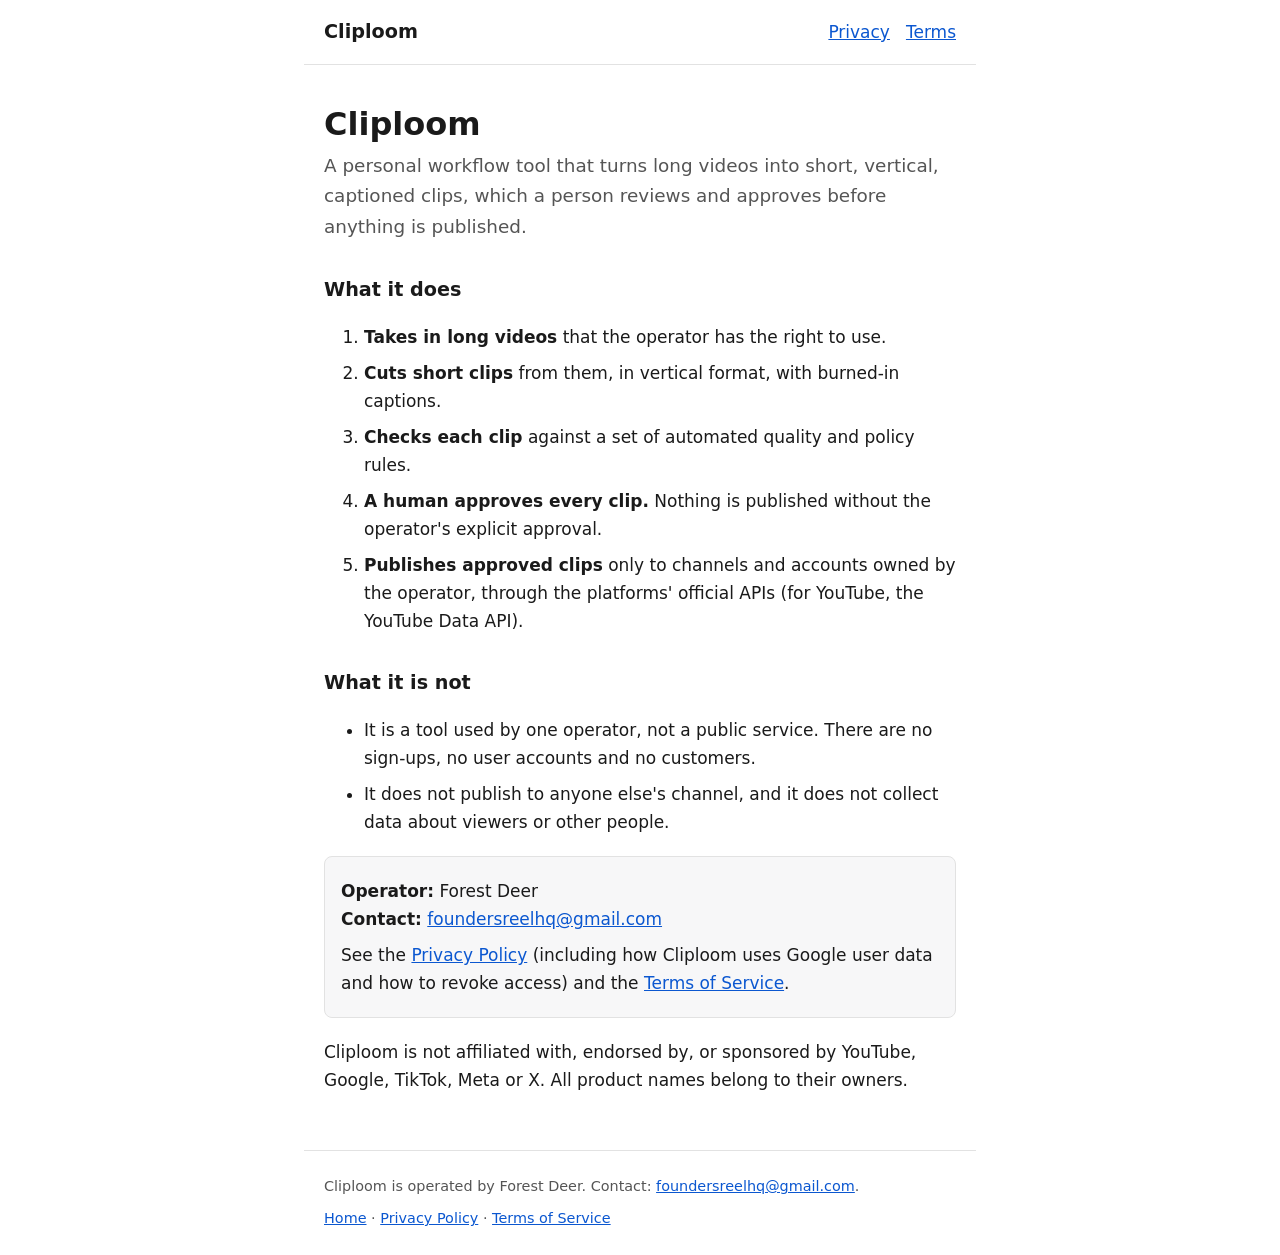
<file: index.html>
<!doctype html>
<html lang="en">
<head>
<meta charset="utf-8">
<meta name="viewport" content="width=device-width,initial-scale=1">
<title>Cliploom</title>
<meta name="description" content="Cliploom is a single-operator workflow tool that turns long videos into short captioned clips, approved by a human before publishing to the operator's own channels.">
<link rel="stylesheet" href="/style.css">
</head>
<body>
<header><a class="brand" href="/">Cliploom</a><nav><a href="/privacy.html">Privacy</a><a href="/terms.html">Terms</a></nav></header>
<main>
<h1>Cliploom</h1>
<p class="lead">A personal workflow tool that turns long videos into short, vertical, captioned clips, which a person reviews and approves before anything is published.</p>

<h2>What it does</h2>
<ol>
<li><strong>Takes in long videos</strong> that the operator has the right to use.</li>
<li><strong>Cuts short clips</strong> from them, in vertical format, with burned-in captions.</li>
<li><strong>Checks each clip</strong> against a set of automated quality and policy rules.</li>
<li><strong>A human approves every clip.</strong> Nothing is published without the operator's explicit approval.</li>
<li><strong>Publishes approved clips</strong> only to channels and accounts owned by the operator, through the platforms' official APIs (for YouTube, the YouTube Data API).</li>
</ol>

<h2>What it is not</h2>
<ul>
<li>It is a tool used by one operator, not a public service. There are no sign-ups, no user accounts and no customers.</li>
<li>It does not publish to anyone else's channel, and it does not collect data about viewers or other people.</li>
</ul>

<div class="box">
<p><strong>Operator:</strong> Forest Deer<br>
<strong>Contact:</strong> <a href="mailto:foundersreelhq@gmail.com">foundersreelhq@gmail.com</a></p>
<p>See the <a href="/privacy.html">Privacy Policy</a> (including how Cliploom uses Google user data and how to revoke access) and the <a href="/terms.html">Terms of Service</a>.</p>
</div>

<p>Cliploom is not affiliated with, endorsed by, or sponsored by YouTube, Google, TikTok, Meta or X. All product names belong to their owners.</p>
</main>
<footer>
<p>Cliploom is operated by Forest Deer. Contact: <a href="mailto:foundersreelhq@gmail.com">foundersreelhq@gmail.com</a>.</p>
<p><a href="/">Home</a> · <a href="/privacy.html">Privacy Policy</a> · <a href="/terms.html">Terms of Service</a></p>
</footer>
</body>
</html>
</file>
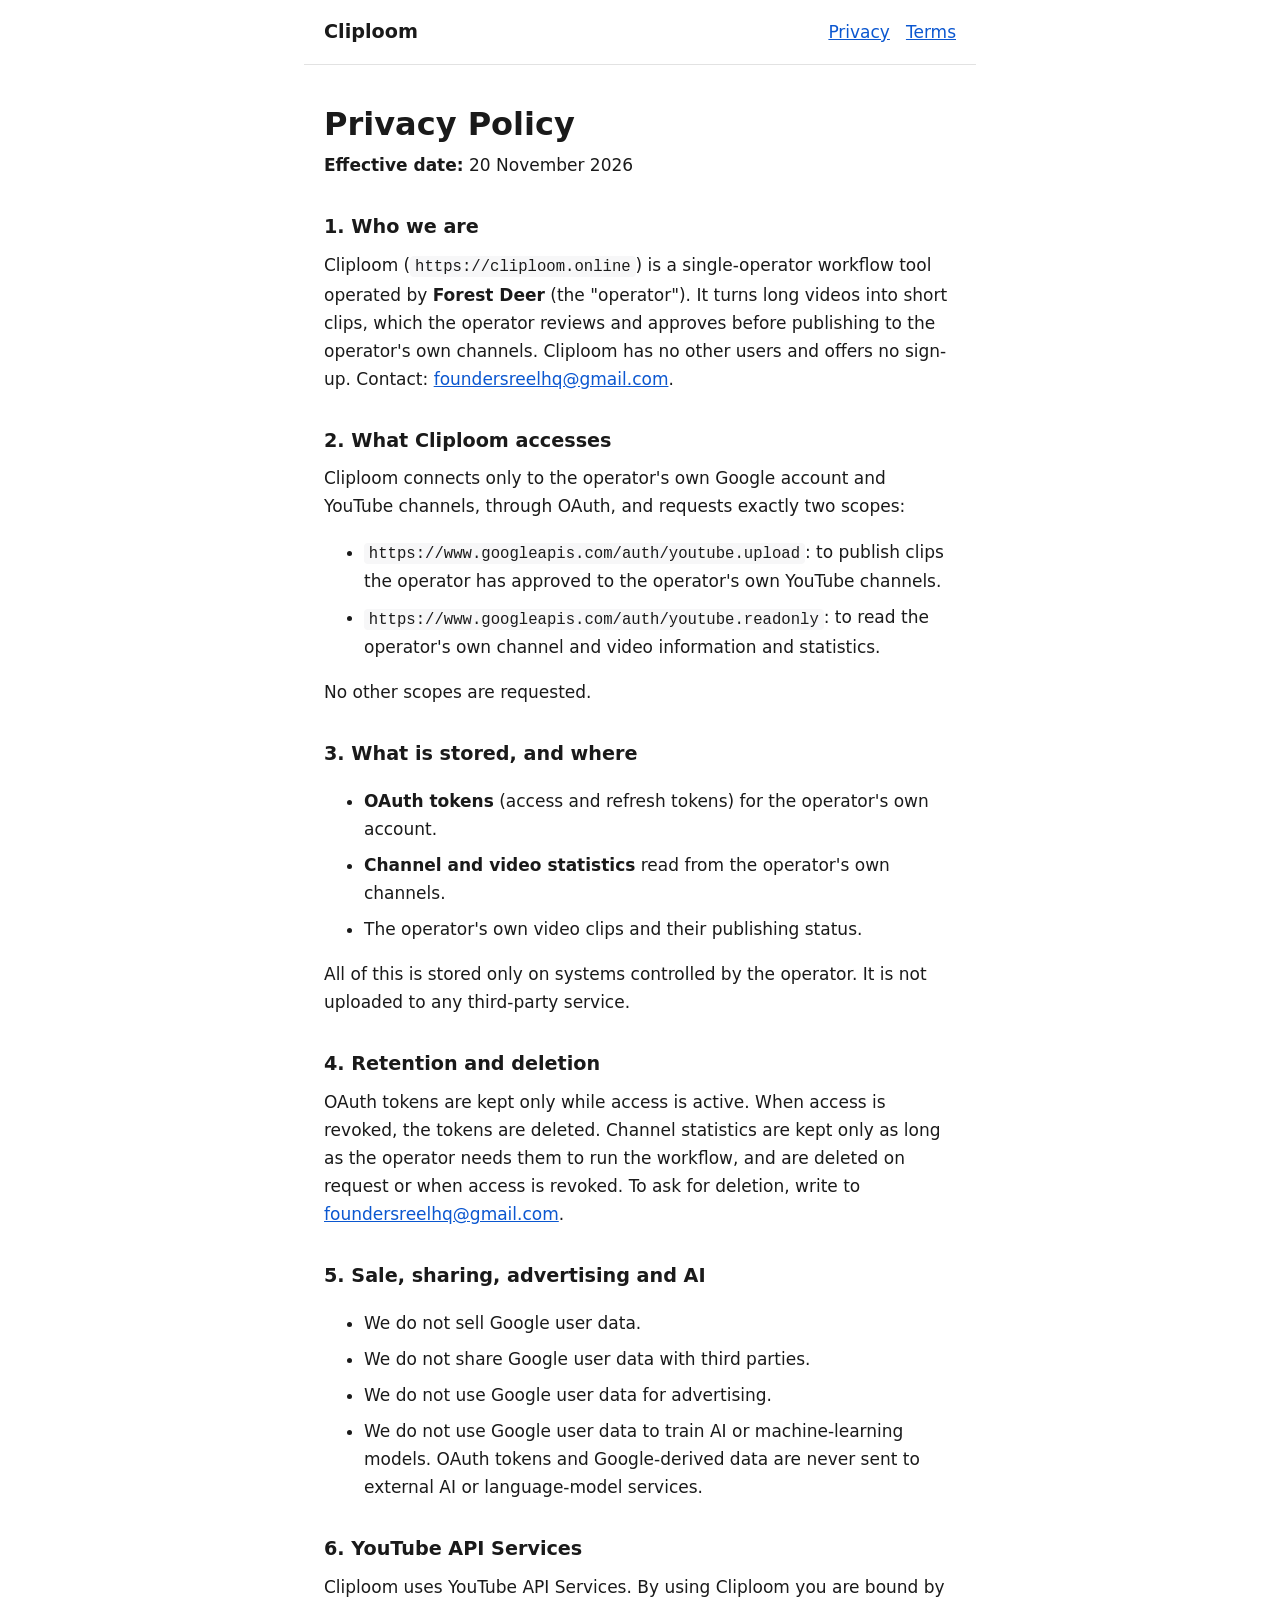
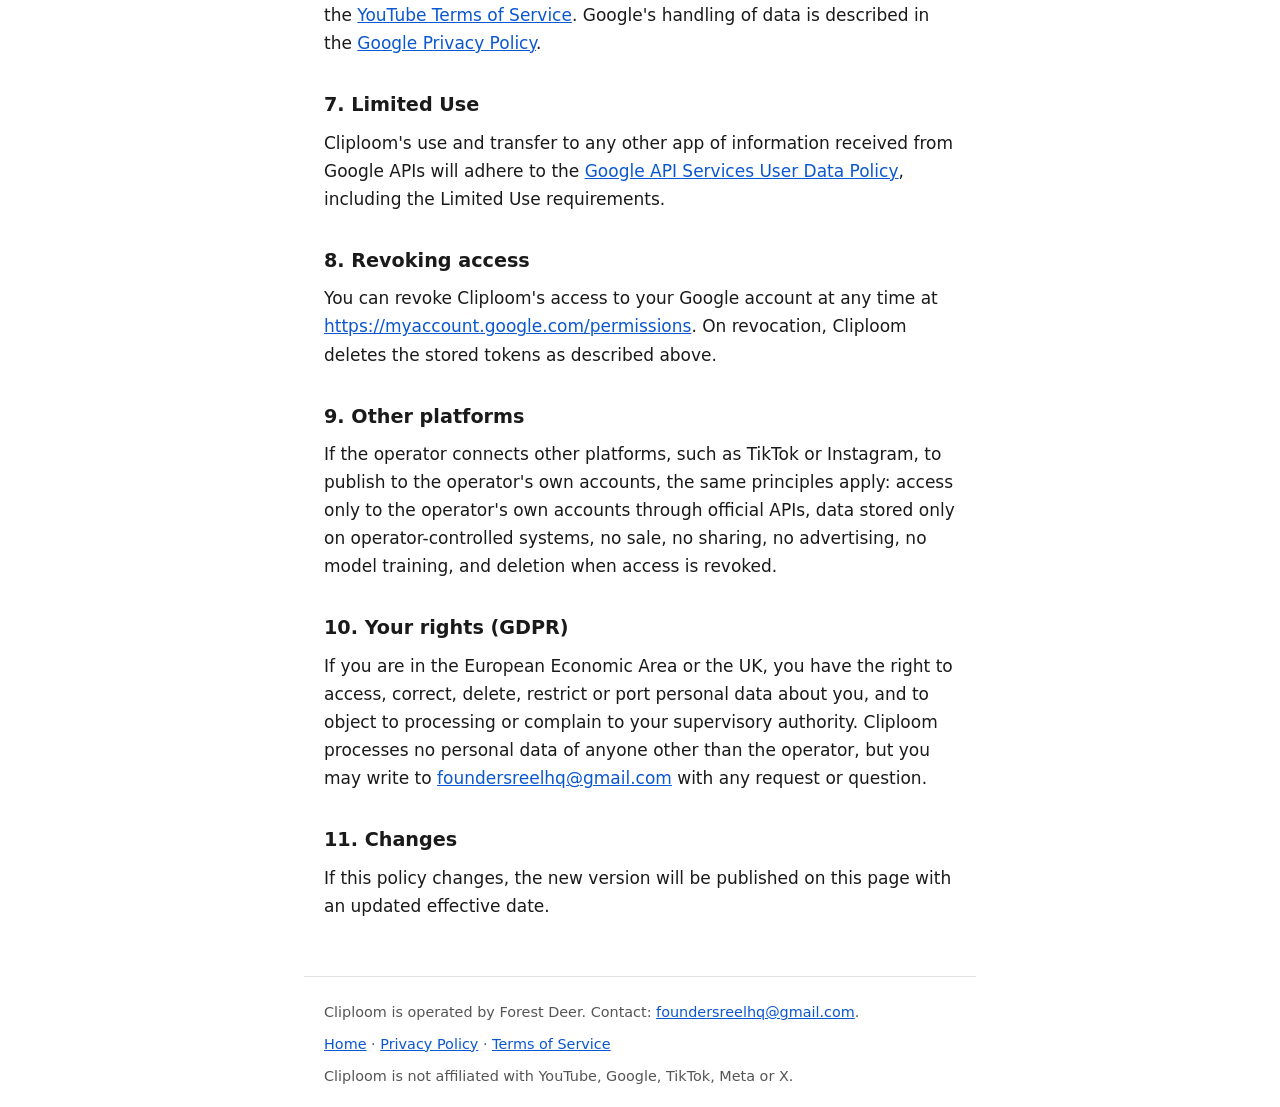
<file: privacy.html>
<!doctype html>
<html lang="en">
<head>
<meta charset="utf-8">
<meta name="viewport" content="width=device-width,initial-scale=1">
<title>Privacy Policy - Cliploom</title>
<meta name="description" content="How Cliploom handles data, including Google user data obtained through YouTube API Services.">
<link rel="stylesheet" href="/style.css">
</head>
<body>
<header><a class="brand" href="/">Cliploom</a><nav><a href="/privacy.html">Privacy</a><a href="/terms.html">Terms</a></nav></header>
<main>
<h1>Privacy Policy</h1>
<p><strong>Effective date:</strong> 20 November 2026</p>

<h2>1. Who we are</h2>
<p>Cliploom (<code>https://cliploom.online</code>) is a single-operator workflow tool operated by <strong>Forest Deer</strong> (the "operator"). It turns long videos into short clips, which the operator reviews and approves before publishing to the operator's own channels. Cliploom has no other users and offers no sign-up. Contact: <a href="mailto:foundersreelhq@gmail.com">foundersreelhq@gmail.com</a>.</p>

<h2>2. What Cliploom accesses</h2>
<p>Cliploom connects only to the operator's own Google account and YouTube channels, through OAuth, and requests exactly two scopes:</p>
<ul>
<li><code>https://www.googleapis.com/auth/youtube.upload</code>: to publish clips the operator has approved to the operator's own YouTube channels.</li>
<li><code>https://www.googleapis.com/auth/youtube.readonly</code>: to read the operator's own channel and video information and statistics.</li>
</ul>
<p>No other scopes are requested.</p>

<h2>3. What is stored, and where</h2>
<ul>
<li><strong>OAuth tokens</strong> (access and refresh tokens) for the operator's own account.</li>
<li><strong>Channel and video statistics</strong> read from the operator's own channels.</li>
<li>The operator's own video clips and their publishing status.</li>
</ul>
<p>All of this is stored only on systems controlled by the operator. It is not uploaded to any third-party service.</p>

<h2>4. Retention and deletion</h2>
<p>OAuth tokens are kept only while access is active. When access is revoked, the tokens are deleted. Channel statistics are kept only as long as the operator needs them to run the workflow, and are deleted on request or when access is revoked. To ask for deletion, write to <a href="mailto:foundersreelhq@gmail.com">foundersreelhq@gmail.com</a>.</p>

<h2>5. Sale, sharing, advertising and AI</h2>
<ul>
<li>We do not sell Google user data.</li>
<li>We do not share Google user data with third parties.</li>
<li>We do not use Google user data for advertising.</li>
<li>We do not use Google user data to train AI or machine-learning models. OAuth tokens and Google-derived data are never sent to external AI or language-model services.</li>
</ul>

<h2>6. YouTube API Services</h2>
<p>Cliploom uses YouTube API Services. By using Cliploom you are bound by the <a href="https://www.youtube.com/t/terms">YouTube Terms of Service</a>. Google's handling of data is described in the <a href="https://policies.google.com/privacy">Google Privacy Policy</a>.</p>

<h2>7. Limited Use</h2>
<p>Cliploom's use and transfer to any other app of information received from Google APIs will adhere to the <a href="https://developers.google.com/terms/api-services-user-data-policy">Google API Services User Data Policy</a>, including the Limited Use requirements.</p>

<h2>8. Revoking access</h2>
<p>You can revoke Cliploom's access to your Google account at any time at <a href="https://myaccount.google.com/permissions">https://myaccount.google.com/permissions</a>. On revocation, Cliploom deletes the stored tokens as described above.</p>

<h2>9. Other platforms</h2>
<p>If the operator connects other platforms, such as TikTok or Instagram, to publish to the operator's own accounts, the same principles apply: access only to the operator's own accounts through official APIs, data stored only on operator-controlled systems, no sale, no sharing, no advertising, no model training, and deletion when access is revoked.</p>

<h2>10. Your rights (GDPR)</h2>
<p>If you are in the European Economic Area or the UK, you have the right to access, correct, delete, restrict or port personal data about you, and to object to processing or complain to your supervisory authority. Cliploom processes no personal data of anyone other than the operator, but you may write to <a href="mailto:foundersreelhq@gmail.com">foundersreelhq@gmail.com</a> with any request or question.</p>

<h2>11. Changes</h2>
<p>If this policy changes, the new version will be published on this page with an updated effective date.</p>
</main>
<footer>
<p>Cliploom is operated by Forest Deer. Contact: <a href="mailto:foundersreelhq@gmail.com">foundersreelhq@gmail.com</a>.</p>
<p><a href="/">Home</a> · <a href="/privacy.html">Privacy Policy</a> · <a href="/terms.html">Terms of Service</a></p>
<p>Cliploom is not affiliated with YouTube, Google, TikTok, Meta or X.</p>
</footer>
</body>
</html>
</file>
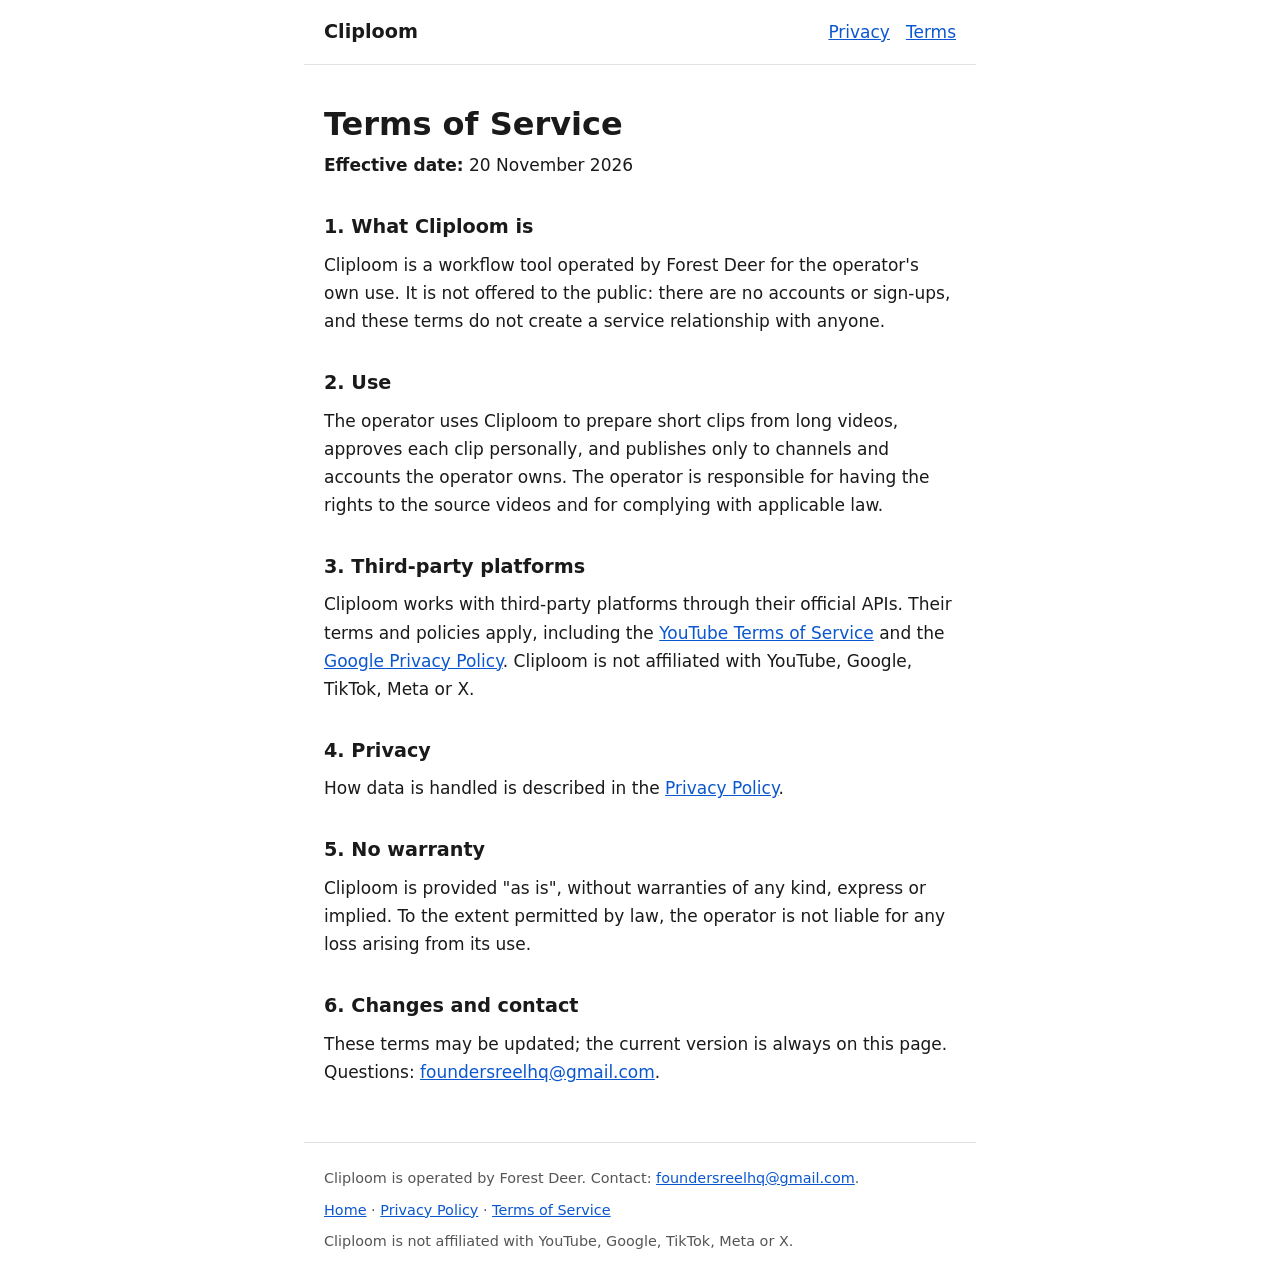
<file: terms.html>
<!doctype html>
<html lang="en">
<head>
<meta charset="utf-8">
<meta name="viewport" content="width=device-width,initial-scale=1">
<title>Terms of Service - Cliploom</title>
<meta name="description" content="Terms of use for Cliploom, a single-operator video clipping tool.">
<link rel="stylesheet" href="/style.css">
</head>
<body>
<header><a class="brand" href="/">Cliploom</a><nav><a href="/privacy.html">Privacy</a><a href="/terms.html">Terms</a></nav></header>
<main>
<h1>Terms of Service</h1>
<p><strong>Effective date:</strong> 20 November 2026</p>

<h2>1. What Cliploom is</h2>
<p>Cliploom is a workflow tool operated by Forest Deer for the operator's own use. It is not offered to the public: there are no accounts or sign-ups, and these terms do not create a service relationship with anyone.</p>

<h2>2. Use</h2>
<p>The operator uses Cliploom to prepare short clips from long videos, approves each clip personally, and publishes only to channels and accounts the operator owns. The operator is responsible for having the rights to the source videos and for complying with applicable law.</p>

<h2>3. Third-party platforms</h2>
<p>Cliploom works with third-party platforms through their official APIs. Their terms and policies apply, including the <a href="https://www.youtube.com/t/terms">YouTube Terms of Service</a> and the <a href="https://policies.google.com/privacy">Google Privacy Policy</a>. Cliploom is not affiliated with YouTube, Google, TikTok, Meta or X.</p>

<h2>4. Privacy</h2>
<p>How data is handled is described in the <a href="/privacy.html">Privacy Policy</a>.</p>

<h2>5. No warranty</h2>
<p>Cliploom is provided "as is", without warranties of any kind, express or implied. To the extent permitted by law, the operator is not liable for any loss arising from its use.</p>

<h2>6. Changes and contact</h2>
<p>These terms may be updated; the current version is always on this page. Questions: <a href="mailto:foundersreelhq@gmail.com">foundersreelhq@gmail.com</a>.</p>
</main>
<footer>
<p>Cliploom is operated by Forest Deer. Contact: <a href="mailto:foundersreelhq@gmail.com">foundersreelhq@gmail.com</a>.</p>
<p><a href="/">Home</a> · <a href="/privacy.html">Privacy Policy</a> · <a href="/terms.html">Terms of Service</a></p>
<p>Cliploom is not affiliated with YouTube, Google, TikTok, Meta or X.</p>
</footer>
</body>
</html>
</file>
<file: style.css>
:root{--bg:#fff;--fg:#1a1a1a;--muted:#555;--link:#0b57d0;--line:#e2e2e2;--card:#f7f7f8}
@media (prefers-color-scheme:dark){:root{--bg:#121212;--fg:#ececec;--muted:#a8a8a8;--link:#8ab4f8;--line:#2e2e2e;--card:#1b1b1b}}
*{box-sizing:border-box}
body{margin:0;background:var(--bg);color:var(--fg);font:17px/1.65 system-ui,-apple-system,"Segoe UI",Roboto,sans-serif}
header,main,footer{max-width:42rem;margin:0 auto;padding:1rem 1.25rem}
header{display:flex;justify-content:space-between;align-items:baseline;flex-wrap:wrap;gap:.5rem;border-bottom:1px solid var(--line)}
header .brand{font-weight:700;font-size:1.2rem;color:var(--fg);text-decoration:none}
nav a{margin-left:1rem}
a{color:var(--link)}
h1{font-size:2rem;line-height:1.2;margin:1.5rem 0 .5rem}
h2{font-size:1.2rem;margin:2rem 0 .4rem}
p,li{margin:.5rem 0}
.lead{font-size:1.15rem;color:var(--muted)}
.box{background:var(--card);border:1px solid var(--line);border-radius:8px;padding:.75rem 1rem;margin:1.25rem 0}
footer{border-top:1px solid var(--line);color:var(--muted);font-size:.9rem;margin-top:2rem}
code{background:var(--card);padding:.1rem .3rem;border-radius:4px;font-size:.92em;word-break:break-all}
</file>
